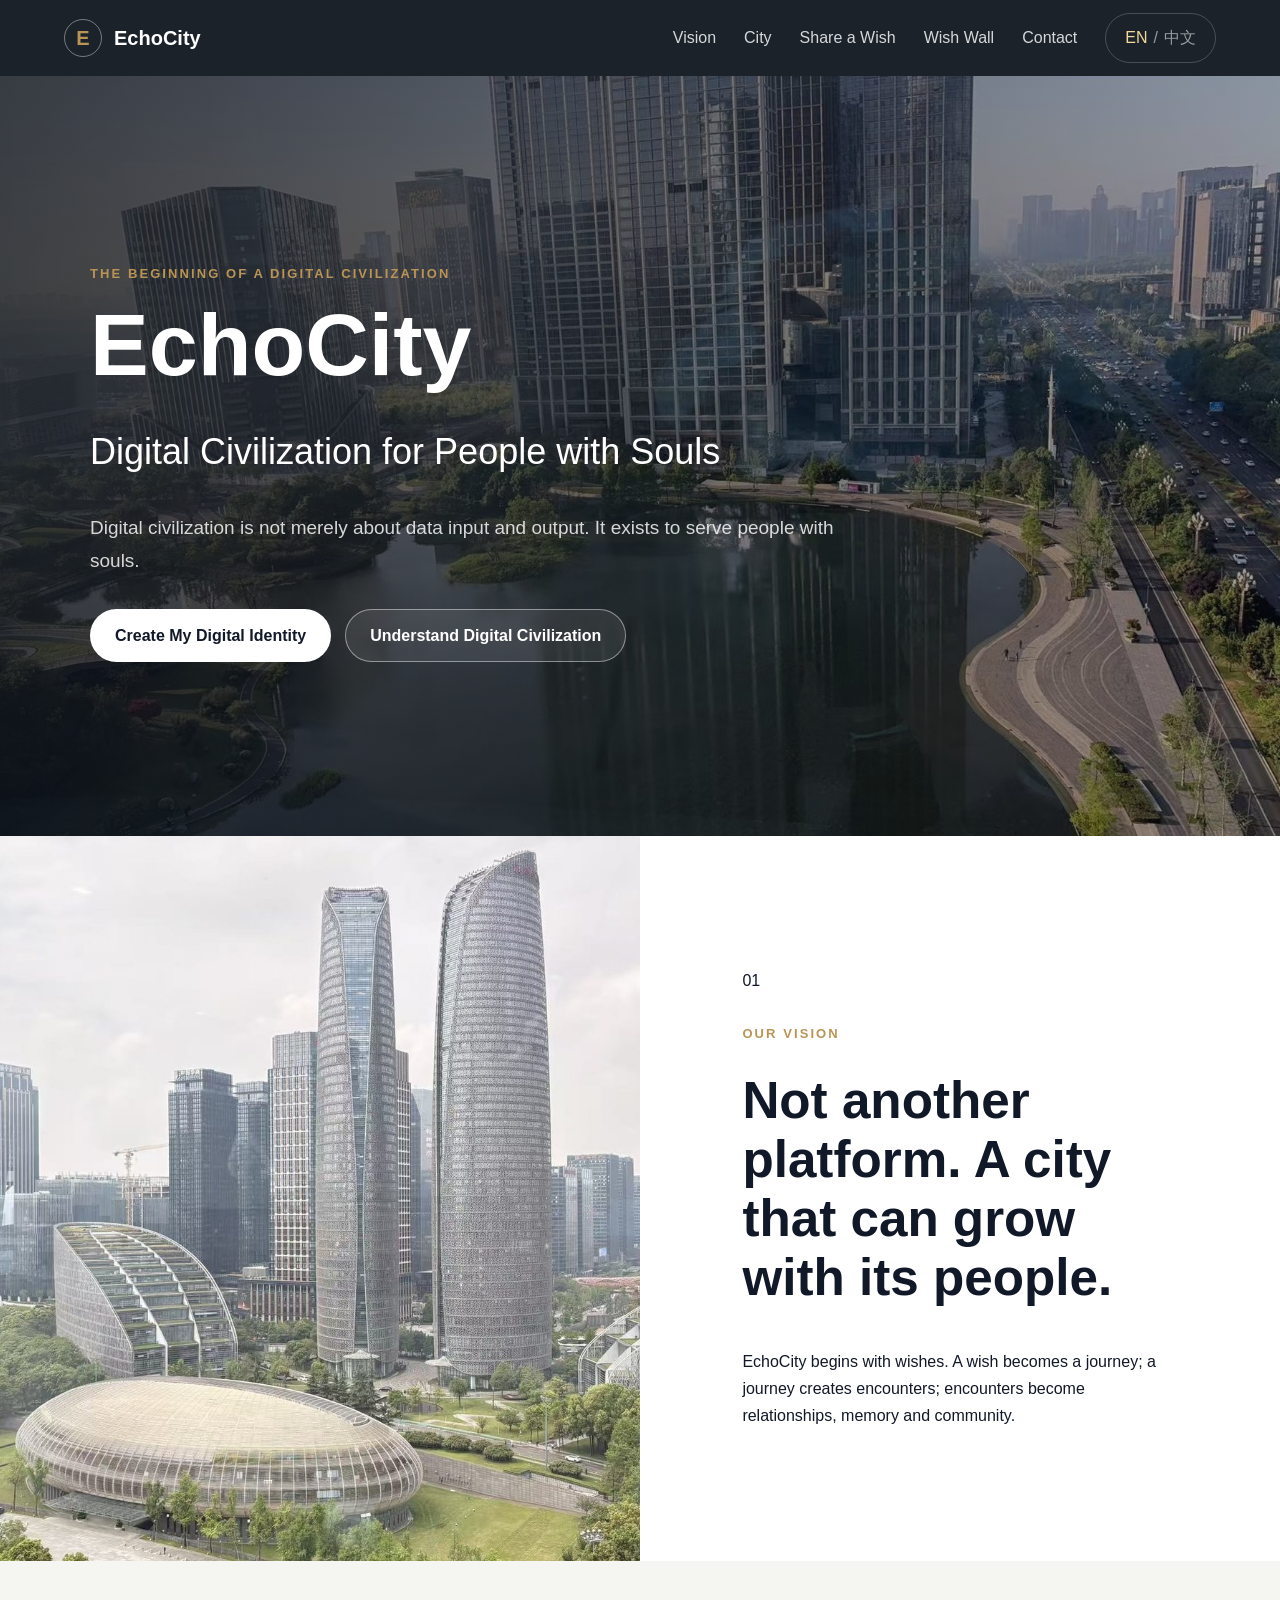
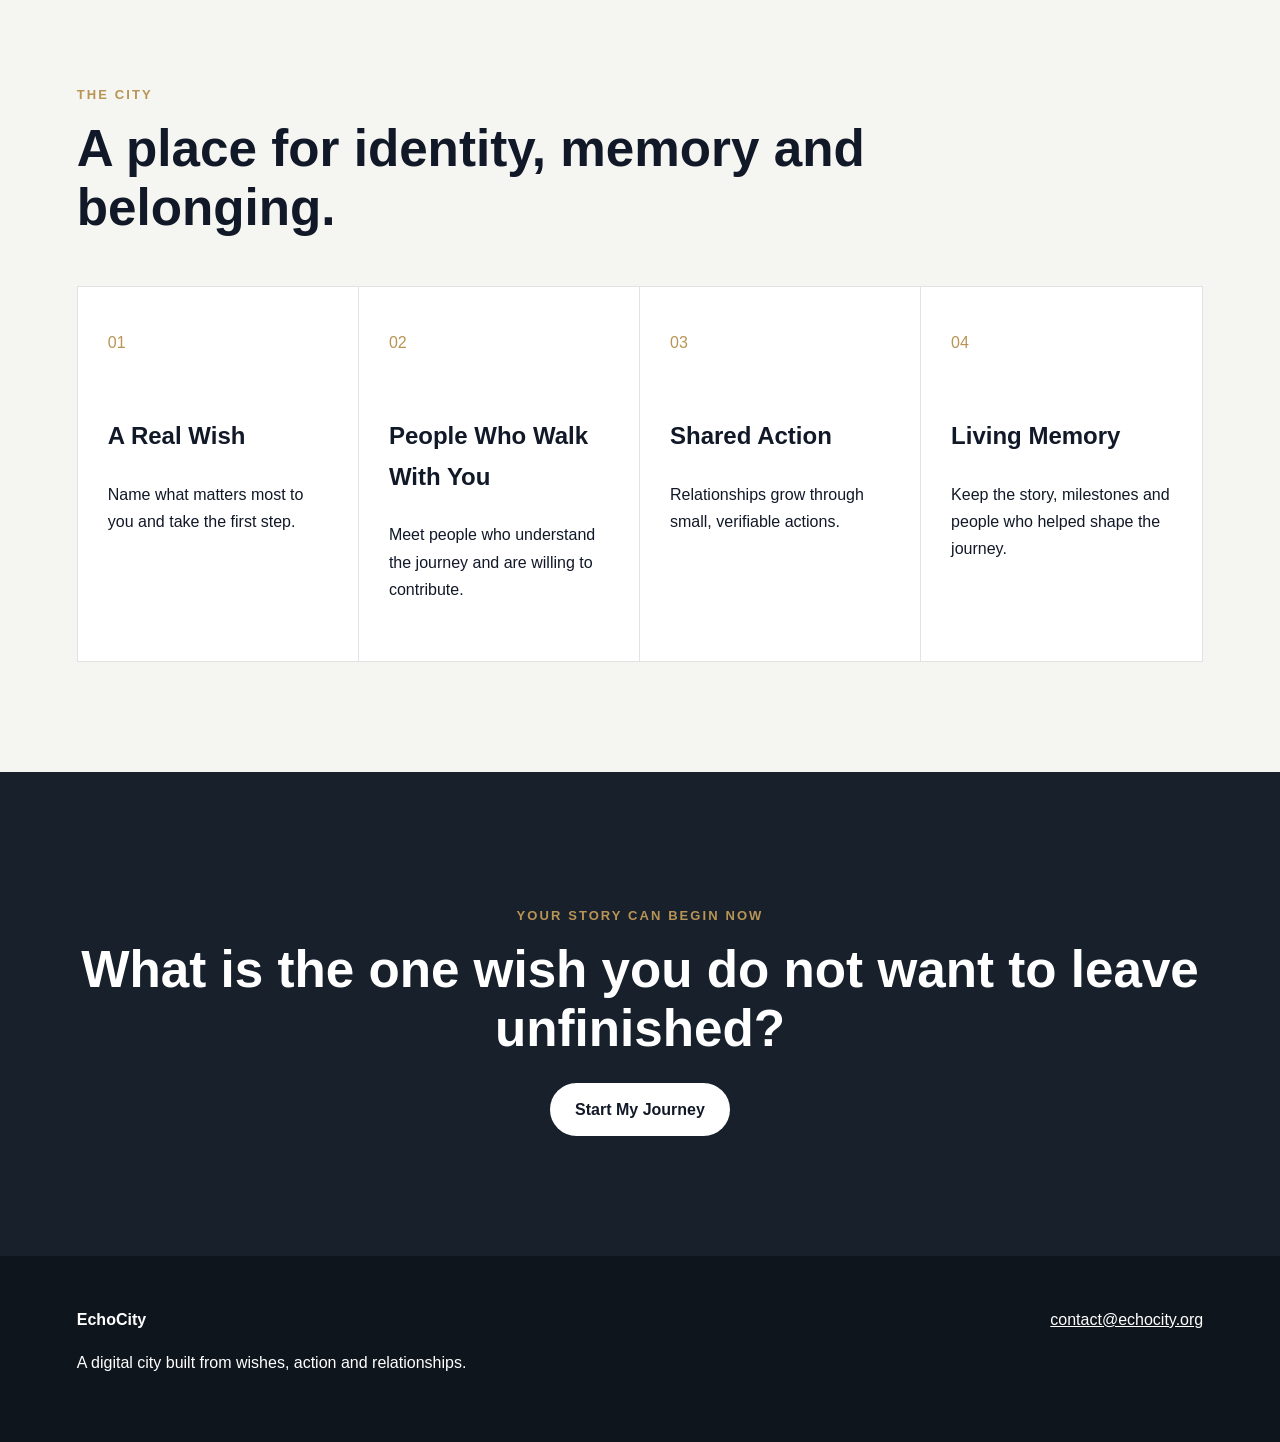
<file: index.html>
<!DOCTYPE html>
<html lang="zh-CN" data-lang="zh">
<head>
  <meta charset="UTF-8">
  <meta name="viewport" content="width=device-width, initial-scale=1.0">
  <meta name="description" content="EchoCity — 一个让愿望被看见、让同行者相遇的数字城市。">
  <title>EchoCity｜数字文明</title>
  <link rel="stylesheet" href="style.css?v=20260716-2">
</head>
<body>
  <header class="site-header" id="top">
    <a class="brand" href="index.html">
      <span class="brand-mark">E</span><span>EchoCity</span>
    </a>
    <button class="menu-toggle" type="button" aria-expanded="false" aria-controls="main-nav">☰</button>
    <nav class="main-nav" id="main-nav">
      <a href="#vision" data-en="Vision" data-zh="愿景">愿景</a>
      <a href="#city" data-en="City" data-zh="城市">城市</a>
      <a href="wish.html" data-en="Share a Wish" data-zh="发布愿望">发布愿望</a>
      <a href="wall.html" data-en="Wish Wall" data-zh="愿望广场">愿望广场</a>
      <a href="#contact" data-en="Contact" data-zh="联系">联系</a>
    </nav>
    <button class="language-switch" type="button">
      <span class="lang-en">EN</span><span>/</span><span class="lang-zh active">中文</span>
    </button>
  </header>

  <main>
    <section class="hero">
      <div class="hero-bg hero-bg-1 active"></div>
      <div class="hero-bg hero-bg-2"></div>
      <div class="hero-bg hero-bg-3"></div>
      <div class="hero-overlay"></div>

      <div class="hero-content reveal">
        <p class="eyebrow" data-en="THE BEGINNING OF A DIGITAL CIVILIZATION" data-zh="数字文明的起点">
          THE BEGINNING OF A DIGITAL CIVILIZATION
        </p>
        <h1>EchoCity</h1>
        <h2 data-en="Digital Civilization for People with Souls"
    data-zh="服务有灵魂人的数字文明">
    Digital Civilization for People with Souls
</h2>
        <p class="hero-copy"
   data-en="Digital civilization is not merely about data input and output. It exists to serve people with souls."
   data-zh="数据文明，不仅仅是数据的输入与输出，而是服务有灵魂的人。">
    Digital civilization is not merely about data input and output. It exists to serve people with souls.
</p >
        <div class="hero-actions">
  <a class="btn btn-primary" href="wish.html"
     data-en="Create My Digital Identity"
     data-zh="建立我的数字身份">
     建立我的数字身份
  </a >

  <a class="btn btn-secondary" href="#vision"
     data-en="Understand Digital Civilization"
     data-zh="了解数字文明">
     了解数字文明
  </a >
</div>
      </div>
    </section>

    <section class="split-section" id="vision">
      <div class="section-photo vision-photo"></div>
      <div class="section-panel reveal">
        <p class="section-number">01</p>
        <p class="eyebrow" data-en="OUR VISION" data-zh="我们的愿景">我们的愿景</p>
        <h2 data-en="Not another platform. A city that can grow with its people."
            data-zh="不只是一个平台，而是一座能够与居民共同成长的城市。">
          不只是一个平台，而是一座能够与居民共同成长的城市。
        </h2>
        <p data-en="EchoCity begins with wishes. A wish becomes a journey; a journey creates encounters; encounters become relationships, memory and community."
           data-zh="EchoCity 从愿望开始。愿望成为旅程，旅程带来相遇，相遇逐渐形成关系、记忆与社区。">
          EchoCity 从愿望开始。愿望成为旅程，旅程带来相遇，相遇逐渐形成关系、记忆与社区。
        </p>
      </div>
    </section>

    <section class="content-section" id="city">
      <div class="section-heading reveal">
        <p class="eyebrow" data-en="THE CITY" data-zh="数字城市">数字城市</p>
        <h2 data-en="A place for identity, memory and belonging."
            data-zh="承载身份、记忆与归属的地方。">承载身份、记忆与归属的地方。</h2>
      </div>

      <div class="feature-grid">
        <article class="feature-card reveal">
          <span>01</span>
          <h3 data-en="A Real Wish" data-zh="真实愿望">真实愿望</h3>
          <p data-en="Name what matters most to you and take the first step."
             data-zh="说出对你真正重要的事情，并迈出第一步。">说出对你真正重要的事情，并迈出第一步。</p>
        </article>
        <article class="feature-card reveal">
          <span>02</span>
          <h3 data-en="People Who Walk With You" data-zh="愿意同行的人">愿意同行的人</h3>
          <p data-en="Meet people who understand the journey and are willing to contribute."
             data-zh="遇见理解这段旅程、愿意共同投入的人。">遇见理解这段旅程、愿意共同投入的人。</p>
        </article>
        <article class="feature-card reveal">
          <span>03</span>
          <h3 data-en="Shared Action" data-zh="共同实践">共同实践</h3>
          <p data-en="Relationships grow through small, verifiable actions."
             data-zh="关系不只来自表达，更来自一次次可以验证的共同实践。">关系不只来自表达，更来自一次次可以验证的共同实践。</p>
        </article>
        <article class="feature-card reveal">
          <span>04</span>
          <h3 data-en="Living Memory" data-zh="共同记忆">共同记忆</h3>
          <p data-en="Keep the story, milestones and people who helped shape the journey."
             data-zh="保存故事、节点和同行者，让人生旅程成为可延续的共同记忆。">保存故事、节点和同行者，让人生旅程成为可延续的共同记忆。</p>
        </article>
      </div>
    </section>

    <section class="cta-section">
      <p class="eyebrow" data-en="YOUR STORY CAN BEGIN NOW" data-zh="你的故事，可以从现在开始">你的故事，可以从现在开始</p>
      <h2 data-en="What is the one wish you do not want to leave unfinished?"
          data-zh="你最不愿留下未完成的愿望，是什么？">你最不愿留下未完成的愿望，是什么？</h2>
      <a class="btn btn-primary" href="wish.html" data-en="Start My Journey" data-zh="开始我的旅程">开始我的旅程</a>
    </section>
  </main>

  <footer id="contact">
    <div>
      <strong>EchoCity</strong>
      <p data-en="A digital city built from wishes, action and relationships."
         data-zh="一座由愿望、行动与关系共同生长的数字城市。">一座由愿望、行动与关系共同生长的数字城市。</p>
    </div>
    <a href="mailto:contact@echocity.org">contact@echocity.org</a>
  </footer>
  <script src="script.js?v=20260716-2"></script>
</body>
</html>
</file>
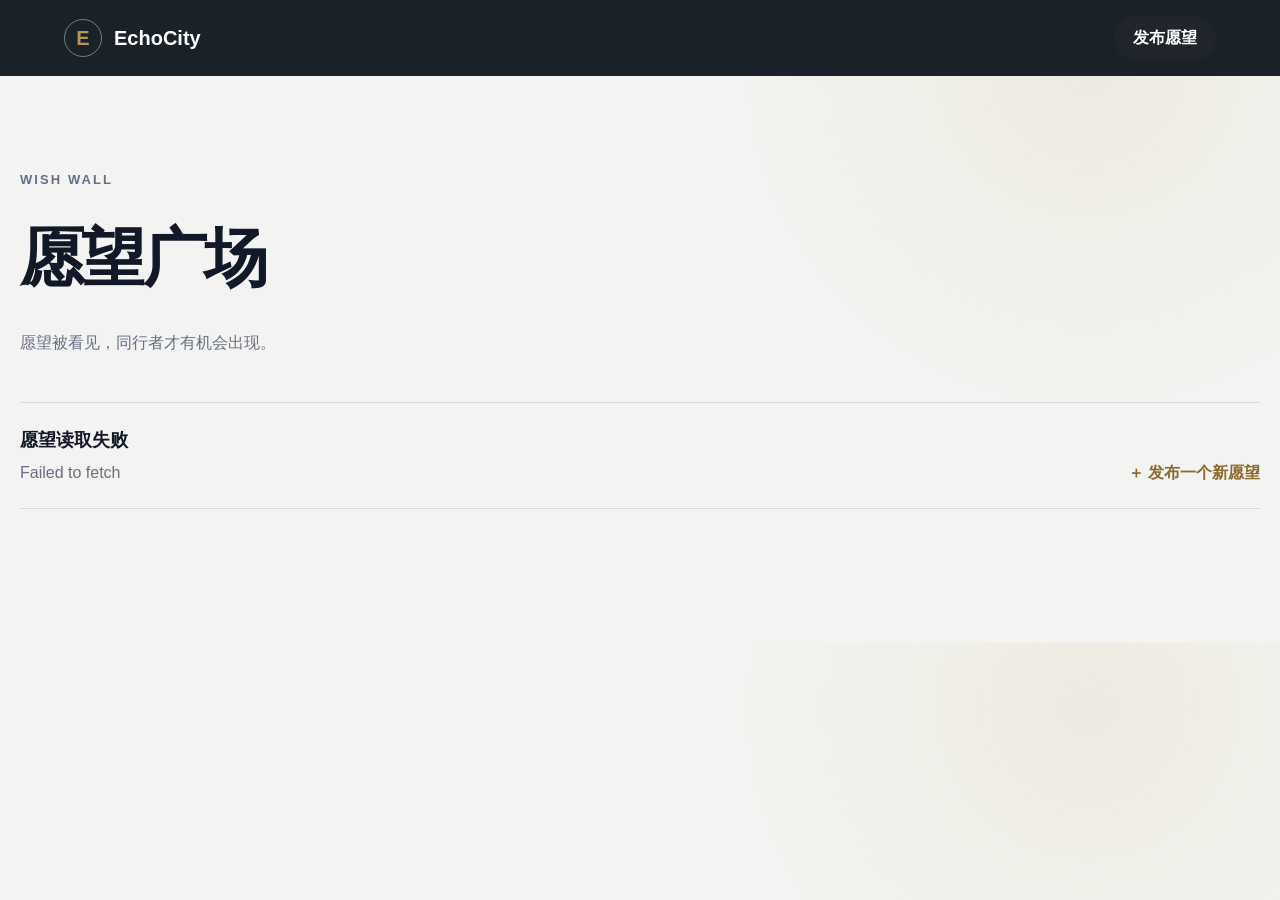
<file: wall.html>
<!DOCTYPE html>
<html lang="zh-CN">
<head>
  <meta charset="UTF-8">
  <meta name="viewport" content="width=device-width, initial-scale=1.0">
  <title>愿望广场｜EchoCity</title>
  <link rel="stylesheet" href="style.css?v=20260716-5">
</head>
<body class="inner-page wall-page">
  <header class="simple-header">
    <a class="brand" href="index.html">
      <span class="brand-mark">E</span>
      <span>EchoCity</span>
    </a>
    <a class="btn btn-primary small" href="wish.html">发布愿望</a>
  </header>

  <main class="wall-shell">
    <section class="wall-heading">
      <p class="eyebrow">WISH WALL</p>
      <h1>愿望广场</h1>
      <p>愿望被看见，同行者才有机会出现。</p>
    </section>

    <section class="wall-toolbar">
      <div>
        <strong id="wallCount">正在读取愿望……</strong>
        <p id="wallStatus" class="wall-status">请稍候</p>
      </div>
      <a class="wall-share-link" href="wish.html">＋ 发布一个新愿望</a>
    </section>

    <section id="wishGrid" class="wish-grid" aria-live="polite"></section>
  </main>

  <div id="applicationModal" class="application-modal" hidden>
    <div class="application-backdrop" data-close-modal></div>

    <section class="application-dialog" role="dialog" aria-modal="true" aria-labelledby="applicationTitle">
      <button class="modal-close" type="button" aria-label="关闭" data-close-modal>×</button>
      <p class="eyebrow">WALK TOGETHER</p>
      <h2 id="applicationTitle">我愿意同行</h2>
      <p id="selectedWishText" class="selected-wish-text"></p>

      <form id="applicationForm">
        <input id="applicationWishId" type="hidden">

        <label for="applicantName">你的姓名或昵称</label>
        <input id="applicantName" type="text" required placeholder="例如：Peter">

        <label for="contactType">联系方式类型 / Contact method</label>

<select id="contactType" required>
  <option value="">请选择 / Select</option>
  <option value="email">Email</option>
  <option value="whatsapp">WhatsApp</option>
  <option value="telegram">Telegram</option>
  <option value="wechat">WeChat</option>
  <option value="linkedin">LinkedIn</option>
  <option value="instagram">Instagram</option>
  <option value="x">X / Twitter</option>
  <option value="discord">Discord</option>
  <option value="website">Personal Website</option>
  <option value="other">其他 / Other</option>
</select>

<label for="applicantContact">联系方式 / Contact details</label>

<input
  id="applicantContact"
  type="text"
  required
  placeholder="请先选择联系方式类型 / Select a contact method first"
>

        <label for="applicantMessage">你想对愿望发起人说什么？</label>
        <textarea id="applicantMessage" required placeholder="请说明你为什么愿意同行，以及你能提供什么帮助。"></textarea>

        <button id="applicationSubmitButton" class="btn btn-primary application-submit" type="submit">
          提交同行申请
        </button>
        <p id="applicationMessage" class="form-message" aria-live="polite"></p>
      </form>
    </section>
  </div>

  <script>
    const SUPABASE_URL = "https://fhckjaidiqnozhpxkavt.supabase.co";
    const SUPABASE_KEY = "sb_publishable_g--rklRl7JhuX2RsA5L-ow_wi5w9tYa";

    const wallCount = document.getElementById("wallCount");
    const wallStatus = document.getElementById("wallStatus");
    const wishGrid = document.getElementById("wishGrid");

    const modal = document.getElementById("applicationModal");
    const applicationForm = document.getElementById("applicationForm");
    const applicationMessage = document.getElementById("applicationMessage");
    const applicationSubmitButton = document.getElementById("applicationSubmitButton");

    async function loadWishes() {
      try {
        const response = await fetch(
          `${SUPABASE_URL}/rest/v1/wishes?select=id,created_at,wish,importance,difficulty,companion,first_step&order=created_at.desc&limit=60`,
          {
            headers: {
              "apikey": SUPABASE_KEY,
              "Authorization": `Bearer ${SUPABASE_KEY}`
            }
          }
        );

        const rows = await response.json();

        if (!response.ok) {
          throw new Error(rows.message || rows.details || "读取失败");
        }

        if (!Array.isArray(rows) || rows.length === 0) {
          wallCount.textContent = "还没有愿望";
          wallStatus.textContent = "成为第一个发布愿望的人。";
          wishGrid.innerHTML = "";
          return;
        }

        wallCount.textContent = `已经有 ${rows.length} 个愿望被看见`;
        wallStatus.textContent = "愿望按照发布时间由新到旧排列。";

        wishGrid.innerHTML = rows.map((item, index) => {
          return `
            <article class="wish-card community-card">
              <div class="wish-card-top">
                <div class="wish-avatar" aria-hidden="true">${getAvatar(item.wish, index)}</div>
                <div class="wish-meta">
                  <strong>EchoCity 居民</strong>
                  <span title="${escapeAttribute(formatFullTime(item.created_at))}">
                    ${formatRelativeTime(item.created_at)}
                  </span>
                </div>
              </div>

              <div class="wish-card-body">
                <p class="wish-label">愿望</p>
                <h2>${escapeHtml(item.wish)}</h2>

                <div class="wish-detail-list">
                  <p><strong>为什么重要</strong><span>${escapeHtml(item.importance || "未填写")}</span></p>
                  <p><strong>当前困难</strong><span>${escapeHtml(item.difficulty || "未填写")}</span></p>
                  <p><strong>希望同行者</strong><span>${escapeHtml(item.companion || "未填写")}</span></p>
                  <p><strong>第一步</strong><span>${escapeHtml(item.first_step || "未填写")}</span></p>
                </div>
              </div>

              <div class="wish-card-actions">
                <button
                  class="companion-button"
                  type="button"
                  data-wish-id="${Number(item.id)}"
                  data-wish-text="${escapeAttribute(item.wish)}"
                >
                  我愿意同行
                </button>
              </div>

              <div class="wish-card-footer">
                <span>愿望编号 EC-${String(item.id).padStart(4, "0")}</span>
                <span class="wish-visible-badge">公开可见</span>
              </div>
            </article>
          `;
        }).join("");

        bindCompanionButtons();
      } catch (error) {
        wallCount.textContent = "愿望读取失败";
        wallStatus.textContent = error.message;
        wallStatus.classList.add("error");
      }
    }

    function bindCompanionButtons() {
      document.querySelectorAll(".companion-button").forEach((button) => {
        button.addEventListener("click", () => {
          openApplicationModal(button.dataset.wishId, button.dataset.wishText);
        });
      });
    }

    function openApplicationModal(wishId, wishText) {
      applicationForm.reset();
      applicationMessage.textContent = "";
      applicationMessage.classList.remove("error");

      document.getElementById("applicationWishId").value = wishId;
      document.getElementById("selectedWishText").textContent = `申请同行的愿望：${wishText}`;

      modal.hidden = false;
      document.body.classList.add("modal-open");
      setTimeout(() => document.getElementById("applicantName").focus(), 50);
    }

    function closeApplicationModal() {
      modal.hidden = true;
      document.body.classList.remove("modal-open");
      applicationMessage.textContent = "";
      applicationMessage.classList.remove("error");
    }

    document.querySelectorAll("[data-close-modal]").forEach((element) => {
      element.addEventListener("click", closeApplicationModal);
    });

    document.addEventListener("keydown", (event) => {
      if (event.key === "Escape" && !modal.hidden) {
        closeApplicationModal();
      }
    });

    const contactType = document.getElementById("contactType");
const applicantContact = document.getElementById("applicantContact");

const contactPlaceholders = {
  email: "name@example.com",
  whatsapp: "+1 555 123 4567",
  telegram: "@username",
  wechat: "WeChat ID",
  linkedin: "linkedin.com/in/username",
  instagram: "@username",
  x: "@username",
  discord: "username",
  website: "https://example.com",
  other: "请输入其他联系方式 / Enter contact details"
};

contactType.addEventListener("change", () => {
  applicantContact.value = "";

  applicantContact.placeholder =
    contactPlaceholders[contactType.value] ||
    "请先选择联系方式类型 / Select a contact method first";

  if (contactType.value === "email") {
    applicantContact.type = "email";
  } else if (contactType.value === "whatsapp") {
    applicantContact.type = "tel";
  } else {
    applicantContact.type = "text";
  }
});
    applicationForm.addEventListener("submit", async (event) => {
      event.preventDefault();

      const payload = {
        wish_id: Number(document.getElementById("applicationWishId").value),
        name: document.getElementById("applicantName").value.trim(),
        message: document.getElementById("applicantMessage").value.trim(),
       contact_type: document.getElementById("contactType").value,
        contact: document.getElementById("applicantContact").value.trim()
      };

      if (!payload.wish_id || !payload.name || !payload.message || !payload.contact) {
        showApplicationMessage("请完整填写姓名、联系方式和留言。", true);
        return;
      }

      applicationSubmitButton.disabled = true;
      applicationSubmitButton.textContent = "正在提交……";
      showApplicationMessage("正在把你的同行申请送往 EchoCity……", false);

      try {
        const response = await fetch(`${SUPABASE_URL}/rest/v1/applications`, {
          method: "POST",
          headers: {
            "Content-Type": "application/json",
            "apikey": SUPABASE_KEY,
            "Authorization": `Bearer ${SUPABASE_KEY}`,
            "Prefer": "return=representation"
          },
          body: JSON.stringify(payload)
        });

        const data = await response.json();

        if (!response.ok) {
          throw new Error(data.message || data.details || "同行申请提交失败");
        }

        showApplicationMessage("提交成功。你的同行申请已经进入 EchoCity。", false);
        applicationSubmitButton.textContent = "已提交";

        setTimeout(() => {
          closeApplicationModal();
          applicationForm.reset();
          applicationSubmitButton.textContent = "提交同行申请";
        }, 1700);
      } catch (error) {
        showApplicationMessage(`提交失败：${error.message}`, true);
      } finally {
        applicationSubmitButton.disabled = false;
      }
    });

    function showApplicationMessage(text, isError) {
      applicationMessage.textContent = text;
      applicationMessage.classList.toggle("error", isError);
    }

    function formatRelativeTime(dateString) {
      const then = new Date(dateString);
      const now = new Date();
      const diff = Math.max(0, now - then);
      const minute = 60 * 1000;
      const hour = 60 * minute;
      const day = 24 * hour;

      if (diff < minute) return "刚刚";
      if (diff < hour) return `${Math.floor(diff / minute)}分钟前`;

      if (then.toDateString() === now.toDateString()) {
        return `今天 ${then.toLocaleTimeString("zh-CN", { hour: "2-digit", minute: "2-digit" })}`;
      }

      const yesterday = new Date(now);
      yesterday.setDate(now.getDate() - 1);

      if (then.toDateString() === yesterday.toDateString()) {
        return `昨天 ${then.toLocaleTimeString("zh-CN", { hour: "2-digit", minute: "2-digit" })}`;
      }

      if (diff < 7 * day) return `${Math.floor(diff / day)}天前`;

      return then.toLocaleDateString("zh-CN", {
        year: then.getFullYear() === now.getFullYear() ? undefined : "numeric",
        month: "short",
        day: "numeric"
      });
    }

    function formatFullTime(dateString) {
      return new Date(dateString).toLocaleString("zh-CN");
    }

    function getAvatar(text, index) {
      const symbols = ["愿", "梦", "行", "光", "城", "心", "路", "新"];
      let sum = index;

      for (const char of String(text || "")) {
        sum += char.charCodeAt(0);
      }

      return symbols[sum % symbols.length];
    }

    function escapeHtml(value) {
      return String(value)
        .replaceAll("&", "&amp;")
        .replaceAll("<", "&lt;")
        .replaceAll(">", "&gt;")
        .replaceAll('"', "&quot;")
        .replaceAll("'", "&#039;");
    }

    function escapeAttribute(value) {
      return escapeHtml(value).replaceAll("`", "&#096;");
    }

    loadWishes();
  </script>
</body>
</html>
</file>
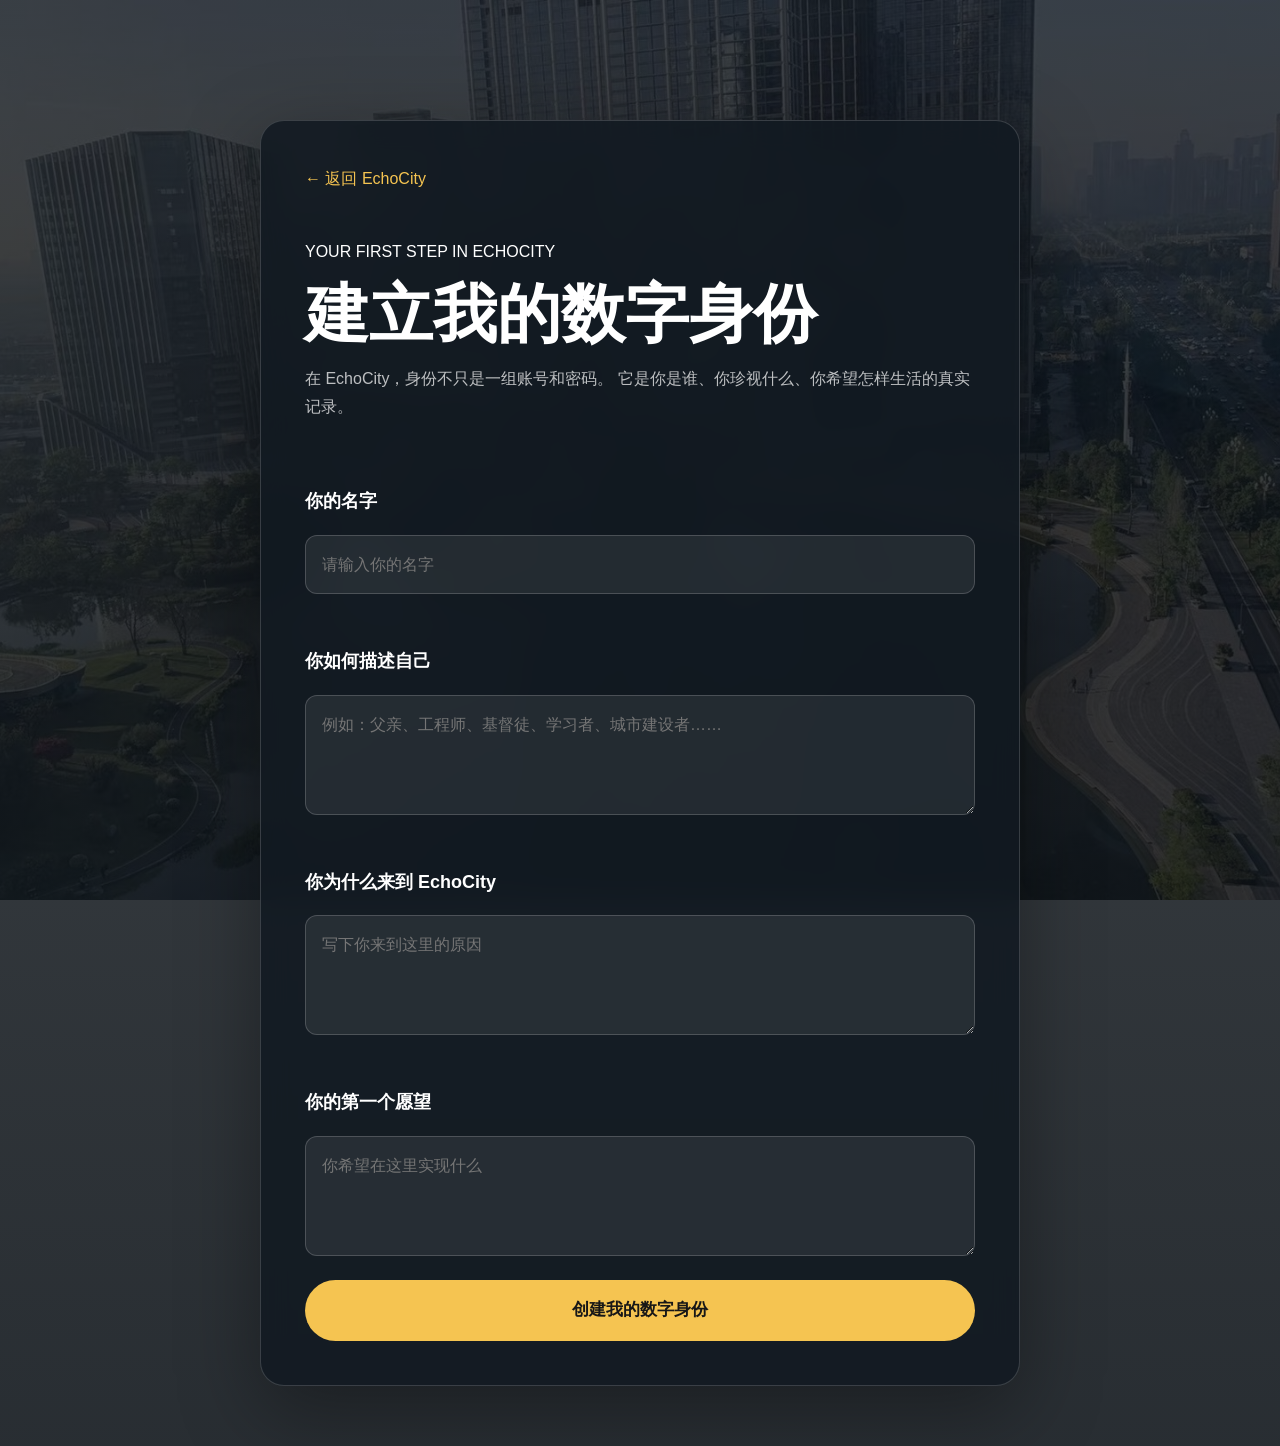
<file: wish.html>
<!DOCTYPE html>
<html lang="zh-CN">
<head>
  <meta charset="UTF-8">
  <meta name="viewport" content="width=device-width, initial-scale=1.0">

  <title>建立我的数字身份 | EchoCity</title>

  <link rel="stylesheet" href="style.css">

  <style>
    .identity-page {
      min-height: 100vh;
      padding: 120px 24px 60px;
      background:
        linear-gradient(rgba(12, 18, 24, 0.78), rgba(12, 18, 24, 0.88)),
        url("hero-city.jpg") center/cover fixed;
    }

    .identity-container {
      width: min(760px, 100%);
      margin: 0 auto;
      padding: 44px;
      border: 1px solid rgba(255,255,255,0.16);
      border-radius: 24px;
      background: rgba(18, 26, 34, 0.88);
      color: white;
      box-shadow: 0 24px 80px rgba(0,0,0,0.35);
      backdrop-filter: blur(14px);
    }

    .identity-back {
      display: inline-block;
      margin-bottom: 30px;
      color: #f5c451;
      text-decoration: none;
    }

    .identity-title {
      margin: 0 0 14px;
      font-size: clamp(36px, 6vw, 64px);
      line-height: 1.05;
    }

    .identity-intro {
      margin-bottom: 36px;
      color: rgba(255,255,255,0.72);
      line-height: 1.8;
    }

    .identity-form {
      display: grid;
      gap: 24px;
    }

    .identity-field {
      display: grid;
      gap: 10px;
    }

    .identity-field label {
      font-weight: 700;
    }

    .identity-field input,
    .identity-field textarea,
    .identity-field select {
      width: 100%;
      box-sizing: border-box;
      padding: 15px 16px;
      border: 1px solid rgba(255,255,255,0.18);
      border-radius: 12px;
      background: rgba(255,255,255,0.08);
      color: white;
      font: inherit;
      outline: none;
    }

    .identity-field textarea {
      min-height: 120px;
      resize: vertical;
    }

    .identity-field input:focus,
    .identity-field textarea:focus,
    .identity-field select:focus {
      border-color: #f5c451;
    }

    .identity-submit {
      padding: 16px 22px;
      border: 0;
      border-radius: 999px;
      background: #f5c451;
      color: #171717;
      font-size: 17px;
      font-weight: 800;
      cursor: pointer;
    }

    .identity-note {
      display: none;
      margin-top: 24px;
      padding: 18px;
      border-radius: 14px;
      background: rgba(245,196,81,0.14);
      color: #ffe6a3;
      line-height: 1.7;
    }

    @media (max-width: 640px) {
      .identity-container {
        padding: 28px 20px;
      }
    }
  </style>
</head>

<body>

  <main class="identity-page">

    <section class="identity-container">

      <a class="identity-back" href=" ">
        ← 返回 EchoCity
      </a >

      <p>YOUR FIRST STEP IN ECHOCITY</p >

      <h1 class="identity-title">
        建立我的数字身份
      </h1>

      <p class="identity-intro">
        在 EchoCity，身份不只是一组账号和密码。
        它是你是谁、你珍视什么、你希望怎样生活的真实记录。
      </p >

      <form class="identity-form" id="identityForm">

        <div class="identity-field">
          <label for="name">你的名字</label>
          <input
            id="name"
            name="name"
            type="text"
            placeholder="请输入你的名字"
            required
          >
        </div>

        <div class="identity-field">
          <label for="identity">你如何描述自己</label>
          <textarea
            id="identity"
            name="identity"
            placeholder="例如：父亲、工程师、基督徒、学习者、城市建设者……"
            required
          ></textarea>
        </div>

        <div class="identity-field">
          <label for="purpose">你为什么来到 EchoCity</label>
          <textarea
            id="purpose"
            name="purpose"
            placeholder="写下你来到这里的原因"
            required
          ></textarea>
        </div>

        <div class="identity-field">
          <label for="wish">你的第一个愿望</label>
          <textarea
            id="wish"
            name="wish"
            placeholder="你希望在这里实现什么"
            required
          ></textarea>
        </div>

        <button class="identity-submit" type="submit">
          创建我的数字身份
        </button>

      </form>

      <div class="identity-note" id="identityNote">
        你的数字身份已经在这台设备上创建。下一步，我们将把它连接到 EchoCity 的居民系统。
      </div>

    </section>

  </main>

  <script>
    const identityForm = document.getElementById("identityForm");
    const identityNote = document.getElementById("identityNote");

    identityForm.addEventListener("submit", function (event) {
      event.preventDefault();

      const identityData = {
        name: document.getElementById("name").value.trim(),
        identity: document.getElementById("identity").value.trim(),
        purpose: document.getElementById("purpose").value.trim(),
        wish: document.getElementById("wish").value.trim(),
        createdAt: new Date().toISOString()
      };

      localStorage.setItem(
        "echoCityDigitalIdentity",
        JSON.stringify(identityData)
      );

      identityNote.style.display = "block";
      identityNote.scrollIntoView({
        behavior: "smooth",
        block: "center"
      });
    });
  </script>

</body>
</html>
</file>
<file: style.css>
*{box-sizing:border-box}
:root{--ink:#111827;--muted:#667085;--paper:#f5f5f2;--white:#fff;--gold:#b99455;--line:rgba(17,24,39,.12);--dark:#121922}
html{scroll-behavior:smooth}body{margin:0;font-family:Arial,"PingFang SC","Microsoft YaHei",sans-serif;color:var(--ink);background:var(--paper);line-height:1.7}
a{color:inherit}button,input,textarea{font:inherit}
.site-header,.simple-header{height:76px;padding:0 5vw;display:flex;align-items:center;gap:28px;background:rgba(18,25,34,.96);color:#fff;position:sticky;top:0;z-index:50}
.simple-header{justify-content:space-between}.brand{display:inline-flex;align-items:center;gap:12px;text-decoration:none;font-weight:700;font-size:20px}
.brand-mark{width:38px;height:38px;border:1px solid rgba(255,255,255,.4);border-radius:50%;display:grid;place-items:center;color:var(--gold)}
.main-nav{margin-left:auto;display:flex;gap:28px}.main-nav a{text-decoration:none;color:rgba(255,255,255,.82)}
.language-switch,.menu-toggle{border:1px solid rgba(255,255,255,.2);background:transparent;color:#fff;border-radius:999px;padding:10px 16px;cursor:pointer}.menu-toggle{display:none}
.language-switch span{margin:0 3px;opacity:.55}.language-switch .active{opacity:1;color:#f4d99a}
.hero{min-height:760px;position:relative;display:grid;place-items:center;overflow:hidden;color:#fff}
.hero-bg{position:absolute;inset:0;background-size:cover;background-position:center;opacity:0;transition:opacity 1.2s}.hero-bg.active{opacity:1}
.hero-bg-1{background-image:url("hero-city.jpg"),linear-gradient(135deg,#1b2735,#090a0f)}
.hero-bg-2{background-image:url("future-city.jpg"),linear-gradient(135deg,#334155,#111827)}
.hero-bg-3{background-image:url("lake-city.jpg"),linear-gradient(135deg,#334155,#0f172a)}
.hero-overlay{position:absolute;inset:0;background:linear-gradient(90deg,rgba(7,12,20,.78),rgba(7,12,20,.35))}
.hero-content{position:relative;z-index:2;max-width:1100px;width:90%;padding:80px 0}.eyebrow{letter-spacing:.16em;text-transform:uppercase;color:var(--gold);font-size:13px;font-weight:700}
.hero h1{font-size:clamp(46px,7vw,88px);line-height:1.05;margin:14px 0 22px;max-width:1000px}.hero h2{font-size:clamp(22px,3vw,36px);font-weight:500;max-width:900px}
.hero-copy{font-size:19px;max-width:760px;color:rgba(255,255,255,.82)}.hero-actions,.result-actions{display:flex;flex-wrap:wrap;gap:14px;margin-top:32px}
.btn{display:inline-flex;align-items:center;justify-content:center;min-height:50px;padding:12px 24px;border-radius:999px;text-decoration:none;border:1px solid transparent;cursor:pointer;font-weight:700}
.btn-primary{background:#fff;color:#111827}.inner-page .btn-primary,.submit-button{background:#20242b;color:#fff}
.btn-secondary{border-color:rgba(255,255,255,.45);color:#fff;background:rgba(255,255,255,.08)}.inner-page .btn-secondary{border-color:#20242b;color:#20242b;background:transparent}
.btn-ghost{background:transparent;border-color:var(--line)}.btn.small{min-height:40px;padding:8px 18px}
.split-section{display:grid;grid-template-columns:1fr 1fr;min-height:620px;background:#fff}.section-photo{background-size:cover;background-position:center}
.vision-photo{background-image:url("city-vision.jpg"),linear-gradient(135deg,#d9e4ec,#9fb3c8)}.section-panel{padding:9vw 8vw;display:flex;flex-direction:column;justify-content:center}
.section-panel h2,.section-heading h2,.cta-section h2{font-size:clamp(34px,4vw,58px);line-height:1.15;margin:14px 0 24px}
.content-section{padding:110px 6vw}.section-heading{max-width:900px;margin-bottom:48px}
.feature-grid{display:grid;grid-template-columns:repeat(4,1fr);background:#fff;border:1px solid var(--line)}.feature-card{padding:42px 30px;min-height:310px;border-right:1px solid var(--line)}
.feature-card:last-child{border-right:0}.feature-card span{color:var(--gold)}.feature-card h3{margin-top:60px;font-size:24px}
.cta-section{padding:120px 6vw;background:#17202b;color:#fff;text-align:center}footer{display:flex;justify-content:space-between;gap:30px;padding:50px 6vw;background:#0f151d;color:#fff}
.inner-page{background:#f3f4f1}.text-link{text-decoration:none;color:rgba(255,255,255,.78)}.form-shell,.wall-shell{padding:70px 20px 110px}
.form-card{max-width:930px;margin:auto;background:#fff;border-radius:18px;padding:50px;box-shadow:0 20px 60px rgba(17,24,39,.08)}
.form-card h1,.wall-heading h1{font-size:clamp(40px,6vw,64px);margin:5px 0}.intro,.wall-heading p{color:var(--muted)}
label{display:block;margin-top:28px;margin-bottom:8px;font-weight:700;font-size:18px}textarea{width:100%;min-height:125px;padding:16px;border:1px solid #d9dde3;border-radius:12px;resize:vertical;background:#fff}
textarea:focus{outline:2px solid rgba(185,148,85,.25);border-color:var(--gold)}.submit-button{margin-top:34px;border:0;padding:16px 34px}
.form-message{min-height:28px;margin-top:18px;color:#177245}.form-message.error,.error{color:#b42318}.wish-result{margin-top:36px;padding:34px;border-radius:14px;background:#f1f2ef}
.wall-shell{max-width:1280px;margin:auto}.wall-heading{max-width:760px;margin-bottom:40px}.wall-status{margin-bottom:24px;color:var(--muted)}
.wish-grid{display:grid;grid-template-columns:repeat(3,1fr);gap:22px}.wish-card{background:#fff;border-radius:16px;padding:28px;box-shadow:0 10px 35px rgba(17,24,39,.06)}
.wish-card h2{font-size:24px;line-height:1.35}.wish-date{color:var(--gold);font-size:13px}.reveal{opacity:0;transform:translateY(25px);transition:.7s}.reveal.visible{opacity:1;transform:none}
@media(max-width:900px){.main-nav{position:absolute;top:76px;left:0;right:0;background:#121922;padding:20px 5vw;display:none;flex-direction:column}.main-nav.open{display:flex}.menu-toggle{display:block;margin-left:auto}.split-section{grid-template-columns:1fr}.section-photo{min-height:380px}.feature-grid,.wish-grid{grid-template-columns:1fr 1fr}}
@media(max-width:640px){.hero{min-height:680px}.hero-actions{flex-direction:column;align-items:stretch}.feature-grid,.wish-grid{grid-template-columns:1fr}.form-card{padding:28px 20px}footer{flex-direction:column}}

/* EchoCity v1.1 cache/layout fix */
.form-card form{display:block!important}
.form-card label{display:block!important;width:100%!important}
.form-card textarea{display:block!important;width:100%!important;min-height:130px!important;margin:0 0 8px!important}
.form-card .submit-button{display:inline-flex!important;margin-top:34px!important}
.wall-heading,.wall-status,.wish-grid{width:100%!important}

/* EchoCity v1.2 — Community Wish Wall */
.wall-page{background:
  radial-gradient(circle at 85% 10%,rgba(185,148,85,.10),transparent 28%),
  #f3f4f1;
}
.wall-shell{max-width:1280px;margin:auto;padding-top:80px}
.wall-heading{margin-bottom:46px}
.wall-heading h1{letter-spacing:-.04em}
.wall-toolbar{
  display:flex;
  align-items:flex-end;
  justify-content:space-between;
  gap:24px;
  padding:22px 0;
  margin-bottom:24px;
  border-top:1px solid var(--line);
  border-bottom:1px solid var(--line);
}
.wall-toolbar strong{font-size:18px}
.wall-toolbar .wall-status{margin:3px 0 0}
.wall-share-link{
  text-decoration:none;
  font-weight:700;
  color:#8b6a30;
}
.wish-grid{
  display:grid!important;
  grid-template-columns:repeat(3,minmax(0,1fr))!important;
  gap:24px!important;
  align-items:start;
}
.community-card{
  position:relative;
  overflow:hidden;
  border:1px solid rgba(17,24,39,.07);
  border-radius:22px!important;
  padding:0!important;
  background:rgba(255,255,255,.92)!important;
  box-shadow:
    0 12px 30px rgba(17,24,39,.06),
    0 2px 8px rgba(17,24,39,.03)!important;
  transition:
    transform .28s ease,
    box-shadow .28s ease,
    border-color .28s ease;
  animation:wishCardEnter .55s ease both;
}
.community-card:hover{
  transform:translateY(-7px);
  border-color:rgba(185,148,85,.32);
  box-shadow:
    0 24px 54px rgba(17,24,39,.12),
    0 5px 14px rgba(17,24,39,.05)!important;
}
.wish-card-top{
  display:flex;
  align-items:center;
  gap:13px;
  padding:24px 24px 18px;
}
.wish-avatar{
  flex:0 0 46px;
  width:46px;
  height:46px;
  border-radius:50%;
  display:grid;
  place-items:center;
  font-size:18px;
  font-weight:800;
  color:#fff;
  background:
    linear-gradient(145deg,#c6a15d,#7d5d29);
  box-shadow:inset 0 0 0 1px rgba(255,255,255,.25);
}
.wish-meta{display:flex;flex-direction:column;line-height:1.35}
.wish-meta strong{font-size:15px}
.wish-meta span{font-size:13px;color:var(--muted);margin-top:3px}
.wish-card-body{padding:0 24px 24px}
.wish-label{
  margin:0 0 6px;
  font-size:11px;
  letter-spacing:.14em;
  color:var(--gold);
  font-weight:800;
}
.community-card h2{
  margin:0 0 23px;
  font-size:25px!important;
  line-height:1.38!important;
  letter-spacing:-.02em;
}
.wish-detail-list{display:grid;gap:14px}
.wish-detail-list p{
  margin:0;
  padding-top:14px;
  border-top:1px solid rgba(17,24,39,.08);
}
.wish-detail-list strong{
  display:block;
  margin-bottom:4px;
  font-size:13px;
  color:#344054;
}
.wish-detail-list span{
  display:block;
  color:#667085;
  font-size:15px;
  line-height:1.65;
}
.wish-card-footer{
  display:flex;
  justify-content:space-between;
  align-items:center;
  gap:12px;
  padding:15px 24px;
  border-top:1px solid rgba(17,24,39,.07);
  background:rgba(247,247,244,.78);
  color:#7b8493;
  font-size:12px;
}
.wish-visible-badge{
  padding:4px 9px;
  border-radius:999px;
  color:#6d552c;
  background:rgba(185,148,85,.14);
}
@keyframes wishCardEnter{
  from{opacity:0;transform:translateY(18px)}
  to{opacity:1;transform:translateY(0)}
}
@media(max-width:960px){
  .wish-grid{grid-template-columns:repeat(2,minmax(0,1fr))!important}
}
@media(max-width:640px){
  .wall-shell{padding:52px 16px 90px}
  .wall-toolbar{align-items:flex-start;flex-direction:column}
  .wish-grid{grid-template-columns:1fr!important;gap:18px!important}
  .community-card:hover{transform:none}
  .wish-card-top{padding:21px 20px 16px}
  .wish-card-body{padding:0 20px 21px}
  .wish-card-footer{padding:14px 20px}
}

/* EchoCity v1.3 — Companion Application */
.wish-card-actions{padding:0 24px 22px}
.companion-button{width:100%;min-height:46px;border:1px solid rgba(185,148,85,.45);border-radius:999px;background:rgba(185,148,85,.12);color:#6d552c;font-weight:800;cursor:pointer}
.companion-button:hover{background:rgba(185,148,85,.22)}
.application-modal[hidden]{display:none}
.application-modal{position:fixed;inset:0;z-index:1000;display:grid;place-items:center;padding:24px}
.application-backdrop{position:absolute;inset:0;background:rgba(7,12,20,.68);backdrop-filter:blur(8px)}
.application-dialog{position:relative;z-index:1;width:min(620px,100%);max-height:calc(100vh - 48px);overflow:auto;padding:38px;border-radius:24px;background:#fff;box-shadow:0 35px 90px rgba(0,0,0,.28)}
.application-dialog h2{margin:8px 0 10px;font-size:36px}
.selected-wish-text{padding:14px 16px;border-radius:12px;background:#f3f4f1;color:#475467}
.application-dialog input,.application-dialog textarea{width:100%;border:1px solid #d9dde3;border-radius:12px;background:#fff;padding:14px 15px}
.application-dialog textarea{min-height:150px}
.application-submit{margin-top:26px;width:100%;border:0}
.modal-close{position:absolute;top:16px;right:18px;width:38px;height:38px;border:0;border-radius:50%;background:#f2f3f0;font-size:25px;cursor:pointer}
.modal-open{overflow:hidden}
@media(max-width:640px){.application-modal{padding:12px}.application-dialog{padding:28px 20px}.wish-card-actions{padding:0 20px 20px}}
</file>
